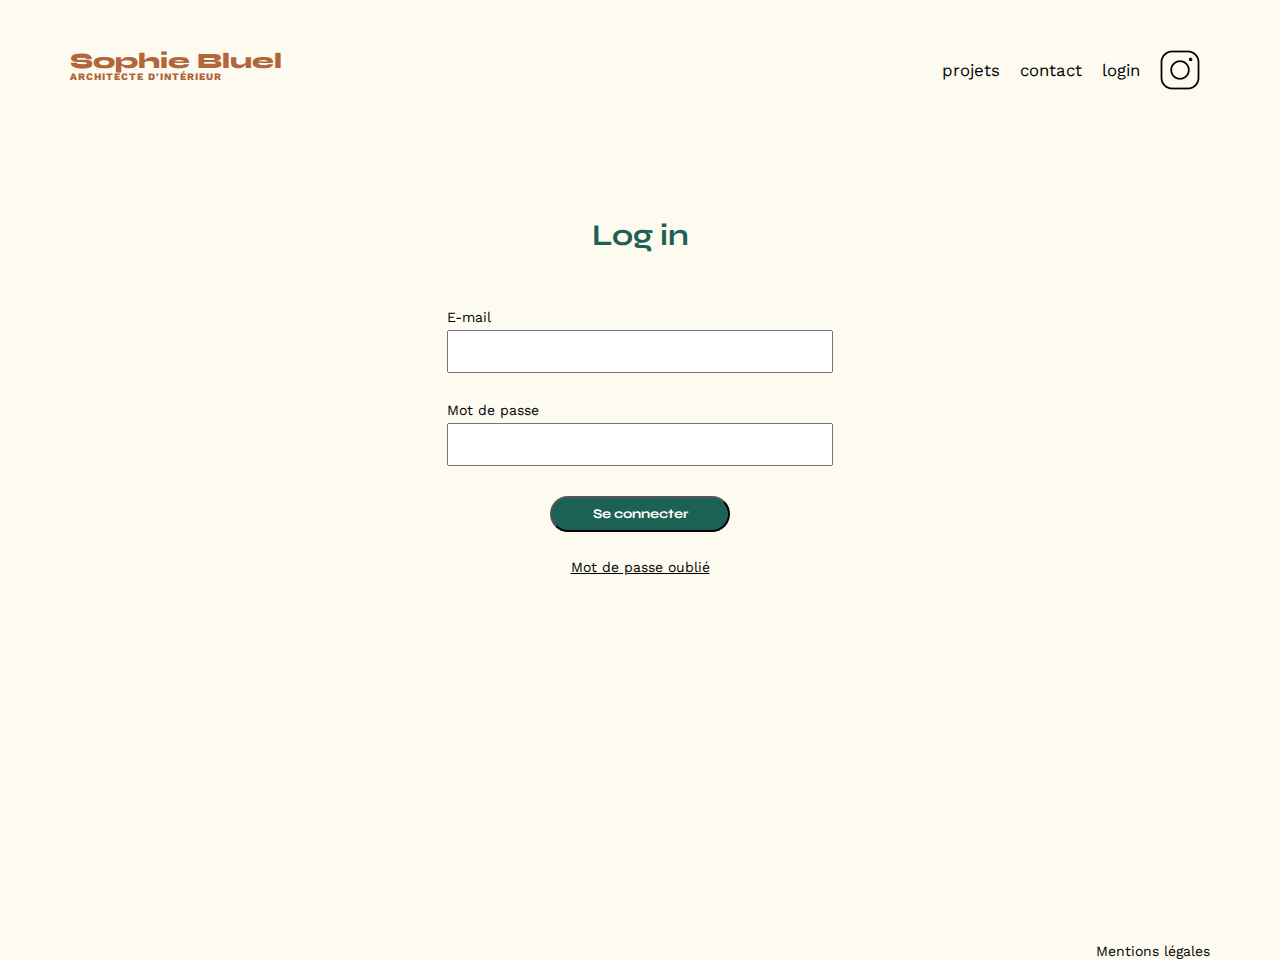
<file: FrontEnd/login.html>
<!DOCTYPE html>
<html lang="fr">
   <head>
      <meta charset="UTF-8" />
      <title>Sophie Bluel - Architecte d'intérieur</title>
      <meta name="viewport" content="width=device-width, initial-scale=1.0" />
      <link rel="preconnect" href="https://fonts.googleapis.com" />
      <link rel="preconnect" href="https://fonts.gstatic.com" crossorigin />
      <link href="https://fonts.googleapis.com/css2?family=Syne:wght@700;800&family=Work+Sans&display=swap" rel="stylesheet" />
      <meta name="description" content="" />
      <link rel="stylesheet" href="./assets/style.css" />
   </head>
   <body>
      <header>
         <div>
            <h1>Sophie Bluel <span>ARCHITECTE D'INTÉRIEUR</span></h1>
         </div>
         <nav>
            <ul>
               <li><a href="index.html">projets</a></li>
               <li>contact</li>
               <li>login</li>
               <li>
                  <img src="./assets/icons/instagram.png" alt="instagram" class="insta-login" />
               </li>
            </ul>
         </nav>
      </header>

      <main>
         <section id="login">
            <h2 id="title_login">Log in</h2>
            <form action="#" method="post">
               <label for="email">E-mail</label>
               <input type="email" id="email" />
               <label for="mdp" class="mdp">Mot de passe</label>
               <input type="password" id="mdp" />
               <button type="submit" class="connect">Se connecter</button>
            </form>
            <div><a href="#">Mot de passe oublié</a></div>
         </section>
      </main>
      <footer><p>Mentions légales</p></footer>
      <script src="./assets/login.js"></script>
   </body>
</html>
</file>
<file: FrontEnd/assets/style.css>
/* http://meyerweb.com/eric/tools/css/reset/
   v2.0 | 20110126
   License: none (public domain)
*/

html,
body,
div,
span,
applet,
object,
iframe,
h1,
h2,
h3,
h4,
h5,
h6,
p,
blockquote,
pre,
a,
abbr,
acronym,
address,
big,
cite,
code,
del,
dfn,
em,
img,
ins,
kbd,
q,
s,
samp,
small,
strike,
strong,
sub,
sup,
tt,
var,
b,
u,
i,
center,
dl,
dt,
dd,
ol,
ul,
li,
fieldset,
form,
label,
legend,
table,
caption,
tbody,
tfoot,
thead,
tr,
th,
td,
article,
aside,
canvas,
details,
embed,
figure,
figcaption,
footer,
header,
hgroup,
menu,
nav,
output,
ruby,
section,
summary,
time,
mark,
audio,
video {
   margin: 0;
   padding: 0;
   border: 0;
   font-size: 100%;
   font: inherit;
   vertical-align: baseline;
}
/* HTML5 display-role reset for older browsers */
article,
aside,
details,
figcaption,
figure,
footer,
header,
hgroup,
menu,
nav,
section {
   display: block;
}
body {
   line-height: 1;
}
ol,
ul {
   list-style: none;
}
blockquote,
q {
   quotes: none;
}
blockquote:before,
blockquote:after,
q:before,
q:after {
   content: "";
   content: none;
}
table {
   border-collapse: collapse;
   border-spacing: 0;
}
/** end reset css**/
body {
   background: #fdfbf0;
   max-width: 1140px;
   margin: auto;
   font-family: "Work Sans";
   font-size: 14px;
}
header {
   display: flex;
   justify-content: space-between;
   margin: 50px 0;
}
section {
   margin: 50px 0;
}

h1 {
   display: flex;
   flex-direction: column;
   font-family: "Syne";
   font-size: 22px;
   font-weight: 800;
   color: #b1663c;
}

h1 > span {
   font-family: "Work Sans";
   font-size: 10px;
   letter-spacing: 0.1em;
}

h2 {
   font-family: "Syne";
   font-weight: 700;
   font-size: 30px;
   color: #1d6154;
}
nav ul {
   display: flex;
   align-items: center;
   list-style-type: none;
}
nav li {
   padding: 0 10px;
   font-size: 1.2em;
}
nav li a {
   text-decoration: none;
   color: black;
}

li:hover,
nav li a:hover {
   color: #b1663c;
}
#introduction {
   display: flex;
   align-items: center;
}
#introduction figure {
   flex: 1;
}
#introduction img {
   display: block;
   margin: auto;
   width: 80%;
}
.modif-image-profil {
   font-family: "work Sans";
   display: flex;
   text-decoration: none;
   color: black;
   margin: 10px 0px 0px 54px;
}

#introduction article {
   flex: 1;
}
.modif-para {
   font-family: "work Sans";
   text-decoration: none;
   color: black;
   display: flex;
}
#introduction h2 {
   margin-bottom: 1em;
}

#introduction p {
   margin-bottom: 0.5em;
}
#portfolio {
   position: relative;
}
#portfolio h2 {
   text-align: center;
   margin-bottom: 1em;
}
.gallery {
   width: 100%;
   display: grid;
   grid-template-columns: 1fr 1fr 1fr;
   grid-column-gap: 20px;
   grid-row-gap: 20px;
}

.gallery img {
   width: 100%;
}
#contact {
   width: 50%;
   margin: auto;
}
#contact > * {
   text-align: center;
}
#contact h2 {
   margin-bottom: 20px;
}
#contact form {
   text-align: left;
   margin-top: 30px;
   display: flex;
   flex-direction: column;
}

#contact input {
   height: 50px;
   font-size: 1.2em;
   border: none;
   box-shadow: 0px 4px 14px rgba(0, 0, 0, 0.09);
}
#contact label {
   margin: 2em 0 1em 0;
}
#contact textarea {
   border: none;
   box-shadow: 0px 4px 14px rgba(0, 0, 0, 0.09);
}

input[type="submit"] {
   font-family: "Syne";
   font-weight: 700;
   color: white;
   background-color: #1d6154;
   margin: 2em auto;
   width: 180px;
   text-align: center;
   border-radius: 60px;
}

footer nav ul {
   display: flex;
   justify-content: flex-end;
   margin: 2em;
}

#bloc-btn {
   display: flex;
   justify-content: center;
   column-gap: 5%;
   margin: 50px 0px 50px 0px;
}
#bloc-btn button {
   border: 1px solid #1d6154;
   border-radius: 60px;
   font-family: "Syne";
   font-weight: 700;
   height: 37px;
   width: auto;
   padding: 0px 15px 0px 15px;
}
.basics-style-btn {
   color: #1d6154;
   background: #fdfbf0;
}
.active-btn {
   background: #1d6154;
   color: #fdfbf0;
}

/*** PAGE EDITION ***/

.black-band-design {
   text-align: center;
   display: flex;
   justify-content: center;
   align-items: center;
   width: 100%;
   height: 50px;
   background-color: black;
   color: white;
   margin: 0px 0px 25px 0px;
}
.black-band-design p {
   font-family: "Work Sans";
   font-size: 14px;
}

.black-band-design button {
   border-radius: 60px;
   height: 35px;
   width: 216px;
   font-family: "Work Sans";
}

/*** MODALE ***/

.modale-modif {
   text-decoration: none;
   display: inline-flex;
   color: black;
   font-family: "Work Sans";
   font-size: 14px;
   padding-left: 12px;
   position: absolute;
   right: 31%;
   top: 0.4%;
}
.modale {
   visibility: hidden;
   opacity: 0;
   position: fixed;
   top: 0;
   right: 0;
   bottom: 0;
   left: 0;
   background: rgba(77, 77, 77, 0.6);
   display: flex;
   justify-content: center;
   align-items: center;
   transition: 1.4s;
}
.modale:target {
   visibility: visible;
   opacity: 1;
}

.modale-content {
   background: white;
   position: relative;
   display: flex;
   align-items: center;
   flex-direction: column;
   width: 52%;
   padding: 33px 10px 45px 10px;
   border-radius: 10px;
}
.modale-content h2 {
   margin: 30px;
   color: black;
   font-family: "Work Sans";
}
.modale-close {
   text-decoration: none;
   position: absolute;
   top: 24px;
   right: 38px;
   font-size: 23px;
   color: black;
}

.gallery-modal {
   display: flex;
   flex-wrap: wrap;
   gap: 10px;
   border-bottom: 1px solid #b3b3b3;
   margin: 32px 76px;
   padding-bottom: 50px;
}
.gallery-modal figure {
   display: flex;
   flex-direction: column;
   position: relative;
}

.icon-modal {
   background: black;
   width: 17px;
   height: 18px;
   display: flex;
   justify-content: center;
   align-items: center;
   border-radius: 3px 3px 3px 3px;
}
.gallery-modal .fa {
   cursor: pointer;
   position: absolute;
   color: white;
   display: flex;
   justify-content: center;
   align-items: center;
   right: 6px;
   top: 4px;
   font-size: xx-small;
}

.add-image-modal {
   margin: 10px 0px 10px 0px;
   display: flex;
   order: 3;
   background: #1d6154;
   color: white;
   border-radius: 60px;
   width: 230px;
   height: 35px;
   justify-content: center;
   align-items: center;
   font-family: "Work Sans";
}
.delete-galerie {
   display: flex;
   order: 4;
   color: #d65353;
}
.image-modal {
   width: 75px;
   height: 100px;
}
.gallery-modal p {
   margin-top: 4px;
}

.modal-display-none {
   display: none;
}

#second-modal form {
   display: flex;
   flex-direction: column;
   width: 420px;
   border-bottom: 1px solid #b3b3b3;
}
#second-modal .fa-arrow-left {
   position: absolute;
   left: 30px;
   font-size: 1.25em;
}
#label-photo-projet {
   overflow: hidden;
   background: #e8f1f7;
   height: 200px;
   border-radius: 3px;
   display: flex;
   align-items: center;
   justify-content: center;
   flex-direction: column;
   padding: 10px 0px 0px 0px;
}

#img-uploaded {
   width: 65%;
   height: auto;
}
#img-uploaded img {
   width: 93%;
   height: 81%;
}

#label-photo-projet .fa-image {
   width: 73px;
   height: 60px;
   display: flex;
   align-items: center;
   justify-content: center;
   color: #b9c5cc;
   font-size: 4.5em;
}

#photo-projet {
   width: 173px;
   height: 36px;
   background: #cbd6dc;
   border-radius: 50px;
   color: transparent;
   display: flex;
   margin: 27px 0px 11px 0px;
}
#photo-projet::before {
   content: "+ Ajouter photo";
   color: #306685;
   padding: 9px 33px;
   font-size: 14px;
   font-family: "Work Sans";
   cursor: pointer;
}
#photo-projet::-webkit-file-upload-button {
   visibility: hidden;
}

#title {
   border: none;
   box-shadow: 0px 4px 14px rgb(0 0 0 / 9%);
   height: 37px;
}
.message-erreur {
   color: red;
   padding-top: 3px;
}

#category {
   border: none;
   box-shadow: 0px 4px 14px rgb(0 0 0 / 9%);
   height: 37px;
}

#second-modal form label {
   margin: 18px 0px 8px 0px;
}
#second-modal button {
   margin: 32px 0px 20px 0px;
   background: #a7a7a7;
   color: white;
   border-radius: 60px;
   width: 216px;
   height: 35px;
   border: none;
}
/*****   PAGE DE CONNEXION  *****/

.insta-login {
   vertical-align: bottom;
}
#login {
   padding: 80px 0px 370px 0px;
   margin: auto;
   width: fit-content;
   display: grid;
   place-items: center;
}

#login form {
   display: flex;
   flex-direction: column;
   margin: 60px 0px 28px 0px;
}
#login label {
   padding-bottom: 6px;
}
#login input {
   margin-bottom: 30px;
   height: 37px;
   width: 378px;
}
.connect {
   font-family: "Syne";
   font-weight: 700;
   color: white;
   background-color: #1d6154;
   margin: auto;
   width: 180px;
   height: 36px;
   text-align: center;
   border-radius: 60px;
}
#login a {
   color: black;
}

footer {
   display: flex;
   justify-content: end;
}
</file>
